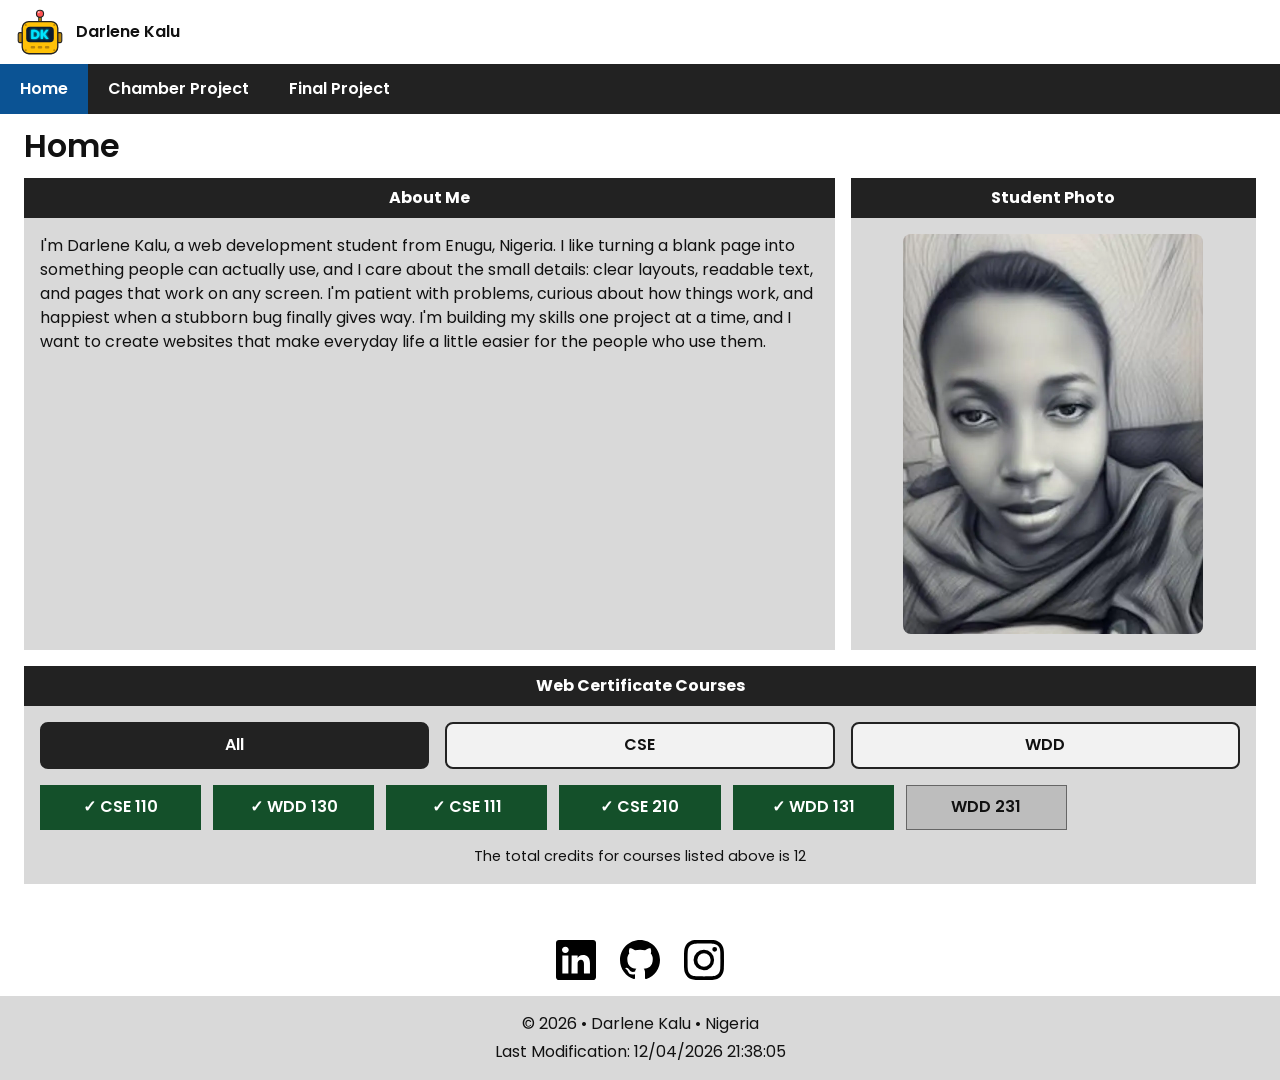
<file: index.html>
<!DOCTYPE html>
<html lang="en">

<head>
    <meta charset="UTF-8">
    <meta name="viewport" content="width=device-width, initial-scale=1.0">
    <title>WDD 231 | Darlene Kalu</title>
    <meta name="description"
        content="Course home page for WDD 231 with Darlene Kalu's profile and the Web and Computer Programming certificate courses.">
    <meta name="author" content="Darlene Kalu">

    <link rel="preconnect" href="https://fonts.googleapis.com">
    <link rel="preconnect" href="https://fonts.gstatic.com" crossorigin>
    <link href="https://fonts.googleapis.com/css2?family=Poppins:wght@400;600&display=swap" rel="stylesheet">

    <link rel="stylesheet" href="styles/small.css">
    <link rel="stylesheet" href="styles/larger.css">
    <link rel="icon" href="favicon.ico">

    <script src="scripts/navigation.js" defer></script>
    <script src="scripts/date.js" defer></script>
    <script src="scripts/course.js" defer></script>
</head>

<body>
    <header>
        <div class="brand">
            <img src="images/logo.svg" alt="Site logo" width="48" height="48">
            <span>Darlene Kalu</span>
        </div>
        <button id="menu" type="button" aria-label="Toggle menu" aria-controls="nav-list"
            aria-expanded="false">☰</button>
        <nav>
            <ul id="nav-list">
                <li><a href="index.html" class="active" aria-current="page">Home</a></li>
                <li><a href="chamber/index.html">Chamber Project</a></li>
                <li><a href="final/index.html">Final Project</a></li>
            </ul>
        </nav>
    </header>

    <main>
        <h1>Home</h1>

        <div class="intro">
            <section id="about">
                <h2>About Me</h2>
                <p>I'm Darlene Kalu, a web development student from Enugu, Nigeria. I like turning a blank page into
                    something people can actually use, and I care about the small details: clear layouts, readable text,
                    and pages that work on any screen. I'm patient with problems, curious about how things work, and
                    happiest when a stubborn bug finally gives way. I'm building my skills one project at a time, and I
                    want to create websites that make everyday life a little easier for the people who use them.</p>
            </section>

            <section id="photo">
                <h2>Student Photo</h2>
                <img src="images/photo.webp" alt="Portrait of Darlene Kalu" width="300" height="400">
            </section>
        </div>

        <section id="courses">
            <h2>Web Certificate Courses</h2>
            <div class="filters">
                <button type="button" data-filter="all">All</button>
                <button type="button" data-filter="CSE">CSE</button>
                <button type="button" data-filter="WDD">WDD</button>
            </div>
            <div id="course-list" class="course-list"></div>
            <p id="credits">The total credits for courses listed above is <span id="total-credits">0</span></p>
        </section>
    </main>

    <footer>
        <div class="social">
            <a href="https://www.linkedin.com/in/darlenekalu" aria-label="LinkedIn"><img src="images/linkedin.svg"
                    alt="" width="40" height="40"></a>
            <a href="https://github.com/kaluScripts" aria-label="GitHub"><img src="images/github.svg" alt="" width="40"
                    height="40"></a>
            <a href="https://instagram.com/abacus111_2" aria-label="X"><img src="images/instagram.svg" alt="" width="40"
                    height="40"></a>
        </div>
        <div class="footer-info">
            <p>&copy; <span id="currentyear"></span> &bull; Darlene Kalu &bull; Nigeria</p>
            <p>Last Modification: <span id="lastModified"></span></p>
        </div>
    </footer>
</body>

</html>
</file>
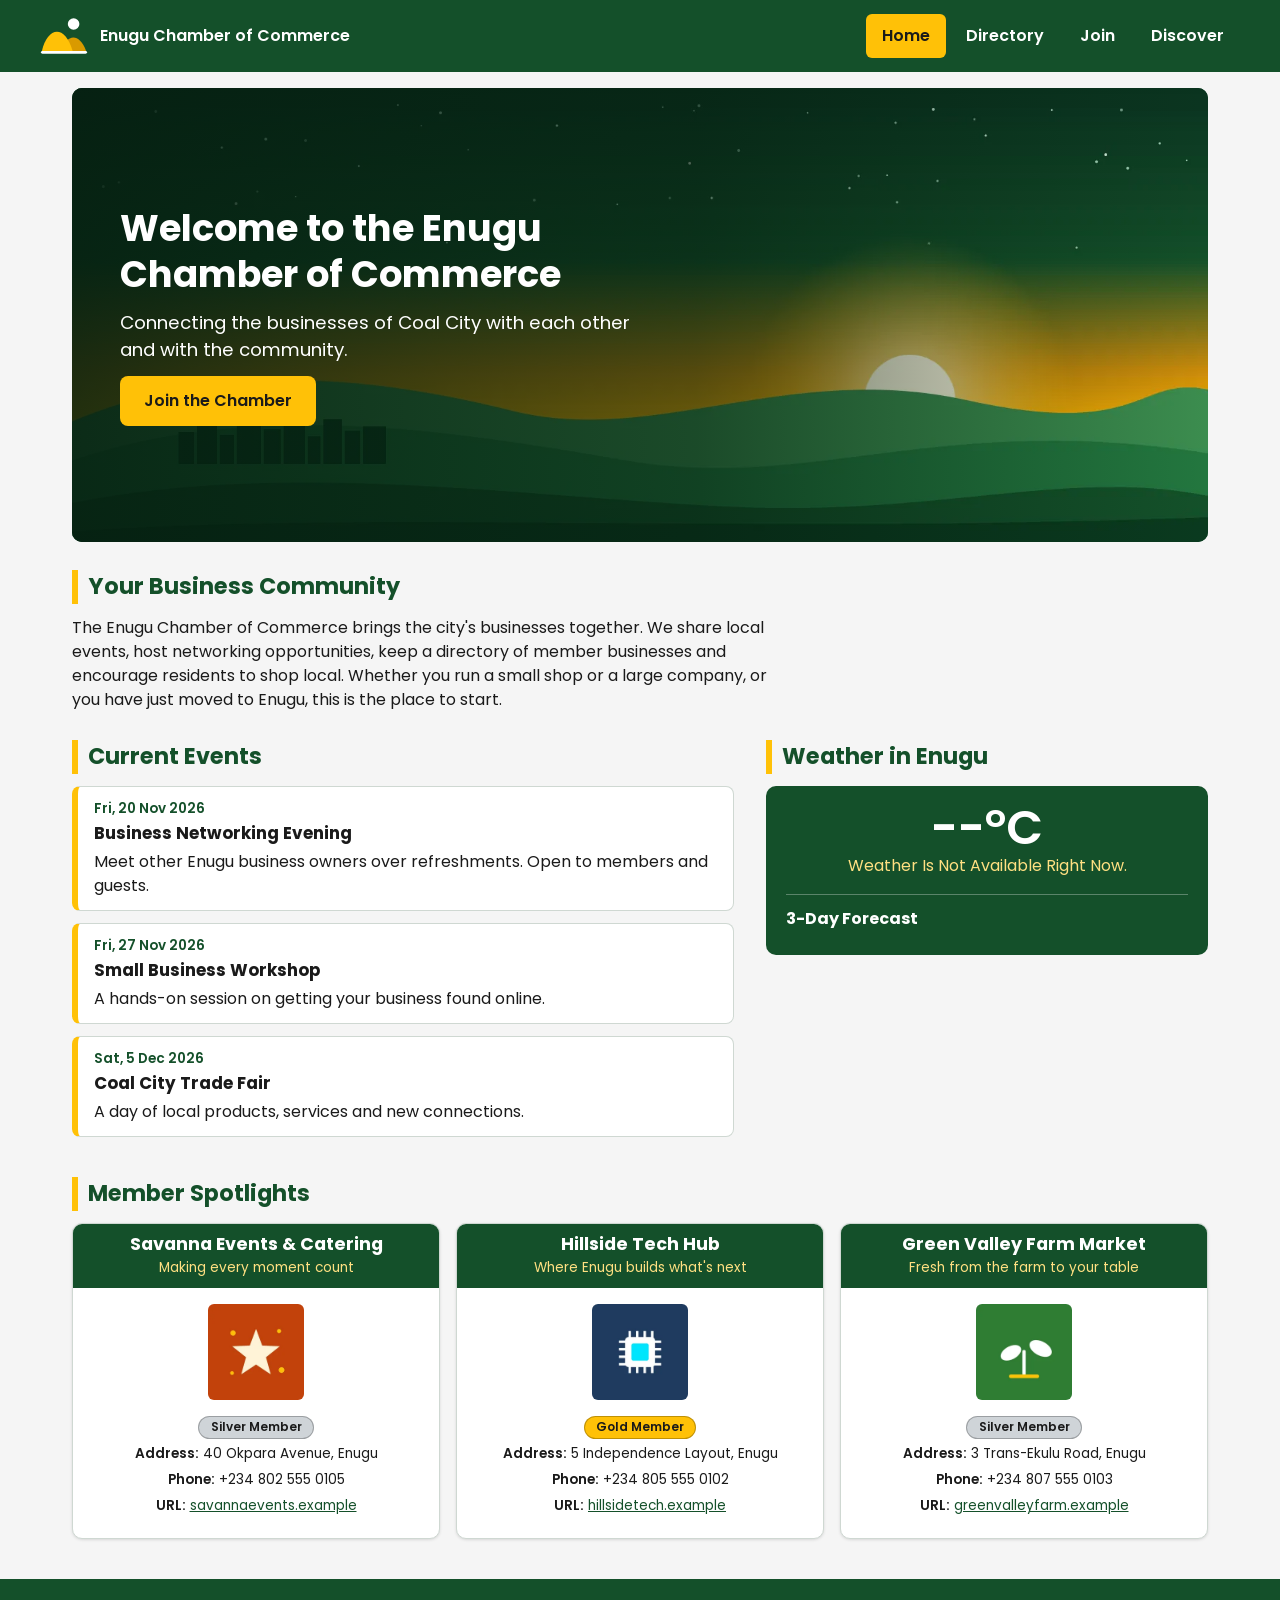
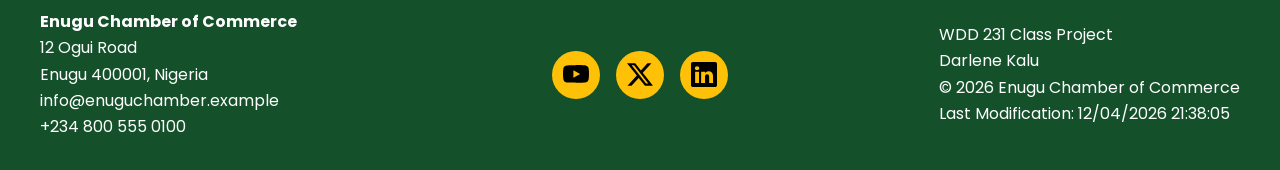
<file: chamber/index.html>
<!DOCTYPE html>
<html lang="en">

<head>
    <meta charset="UTF-8">
    <meta name="viewport" content="width=device-width, initial-scale=1.0">
    <title>Home | Enugu Chamber of Commerce</title>
    <meta name="description"
        content="The Enugu Chamber of Commerce connects local businesses and the community. See member spotlights, current events and today's weather in Enugu, Nigeria.">
    <meta name="author" content="Darlene Kalu">

    <meta property="og:type" content="website">
    <meta property="og:site_name" content="Enugu Chamber of Commerce">
    <meta property="og:title" content="Home | Enugu Chamber of Commerce">
    <meta property="og:description"
        content="The Enugu Chamber of Commerce connects local businesses and the community. See member spotlights, current events and today's weather in Enugu, Nigeria.">
    <meta property="og:image" content="https://kaluscripts.github.io/wdd231/chamber/images/og-image.jpg">
    <meta property="og:image:alt" content="Enugu Chamber of Commerce logo on a green background">
    <meta property="og:url" content="https://kaluscripts.github.io/wdd231/chamber/index.html">

    <link rel="icon" href="favicon.ico">

    <link rel="preconnect" href="https://fonts.googleapis.com">
    <link rel="preconnect" href="https://fonts.gstatic.com" crossorigin>
    <link href="https://fonts.googleapis.com/css2?family=Poppins:wght@400;600&display=swap" rel="stylesheet">

    <link rel="stylesheet" href="styles/normalize.css">
    <link rel="stylesheet" href="styles/small.css">
    <link rel="stylesheet" href="styles/larger.css">

    <script src="scripts/navigation.js" defer></script>
    <script src="scripts/date.js" defer></script>
    <script src="scripts/weather.js" defer></script>
    <script src="scripts/spotlight.js" defer></script>
</head>

<body>
    <header>
        <a class="brand" href="index.html">
            <img src="images/logo.svg" alt="" width="48" height="48">
            <span>Enugu Chamber of Commerce</span>
        </a>
        <button id="menu" type="button" aria-label="Toggle menu" aria-controls="nav-list"
            aria-expanded="false">&#9776;</button>
        <nav>
            <ul id="nav-list">
                <li><a href="index.html" class="active" aria-current="page">Home</a></li>
                <li><a href="directory.html">Directory</a></li>
                <li><a href="join.html">Join</a></li>
                <li><a href="discover.html">Discover</a></li>
            </ul>
        </nav>
    </header>

    <main>
        <div class="hero">
            <img src="images/enugu-hills-hero.webp" alt="Sunrise over the green hills of Enugu" width="1600"
                height="640" fetchpriority="high">
            <div class="hero-content">
                <h1>Welcome to the Enugu Chamber of Commerce</h1>
                <p>Connecting the businesses of Coal City with each other and with the community.</p>
                <a class="cta" href="join.html">Join the Chamber</a>
            </div>
        </div>

        <section class="welcome">
            <h2>Your Business Community</h2>
            <p>The Enugu Chamber of Commerce brings the city's businesses together. We share local events, host
                networking opportunities, keep a directory of member businesses and encourage residents to shop local. Whether you run a small shop or a large company, or you have just moved to Enugu, this is the place to start.</p>
    </section>

    <div class="home-grid">
      <section class="events">
        <h2>Current Events</h2>
        <article class="event">
          <p class="event-date"><time datetime="2026-11-20">Fri, 20 Nov 2026</time></p>
          <h3>Business Networking Evening</h3>
          <p>Meet other Enugu business owners over refreshments. Open to members and guests.</p>
        </article>
        <article class="event">
          <p class="event-date"><time datetime="2026-11-27">Fri, 27 Nov 2026</time></p>
          <h3>Small Business Workshop</h3>
          <p>A hands-on session on getting your business found online.</p>
        </article>
        <article class="event">
          <p class="event-date"><time datetime="2026-12-05">Sat, 5 Dec 2026</time></p>
          <h3>Coal City Trade Fair</h3>
          <p>A day of local products, services and new connections.</p>
        </article>
      </section>

      <section class="weather">
        <h2>Weather in Enugu</h2>
        <div class="weather-card">
          <div class="current-weather" aria-live="polite">
            <p class="current-temp"><span id="current-temp">--</span>&deg;C</p>
            <p id="current-desc">Loading weather&hellip;</p>
          </div>
          <h3>3-Day Forecast</h3>
          <ul id="forecast" class="forecast"></ul>
        </div>
      </section>
    </div>

    <section class="spotlights">
      <h2>Member Spotlights</h2>
      <div id="spotlights" class="spotlight-grid" aria-live="polite">
        <p>Loading member spotlights&hellip;</p>
      </div>
    </section>
  </main>

  <footer>
    <div class="footer-contact">
      <p><strong>Enugu Chamber of Commerce</strong></p>
      <p>12 Ogui Road</p>
      <p>Enugu 400001, Nigeria</p>
      <p>info@enuguchamber.example</p>
      <p>+234 800 555 0100</p>
    </div>
    <div class="social">
      <a href="https://www.youtube.com/" aria-label="YouTube"><img src="images/youtube.svg" alt="" width="40" height="40"></a>
      <a href="https://x.com/" aria-label="X"><img src="images/twitter-x-icon.svg" alt="" width="40" height="40"></a>
      <a href="https://www.linkedin.com/" aria-label="LinkedIn"><img src="images/linkedin.svg" alt="" width="40" height="40"></a>
    </div>
    <div class="footer-info">
      <p>WDD 231 Class Project</p>
      <p>Darlene Kalu</p>
      <p>&copy; <span id="currentyear"></span> Enugu Chamber of Commerce</p>
      <p>Last Modification: <span id="lastModified"></span></p>
    </div>
  </footer>
</body>
</html>
</file>
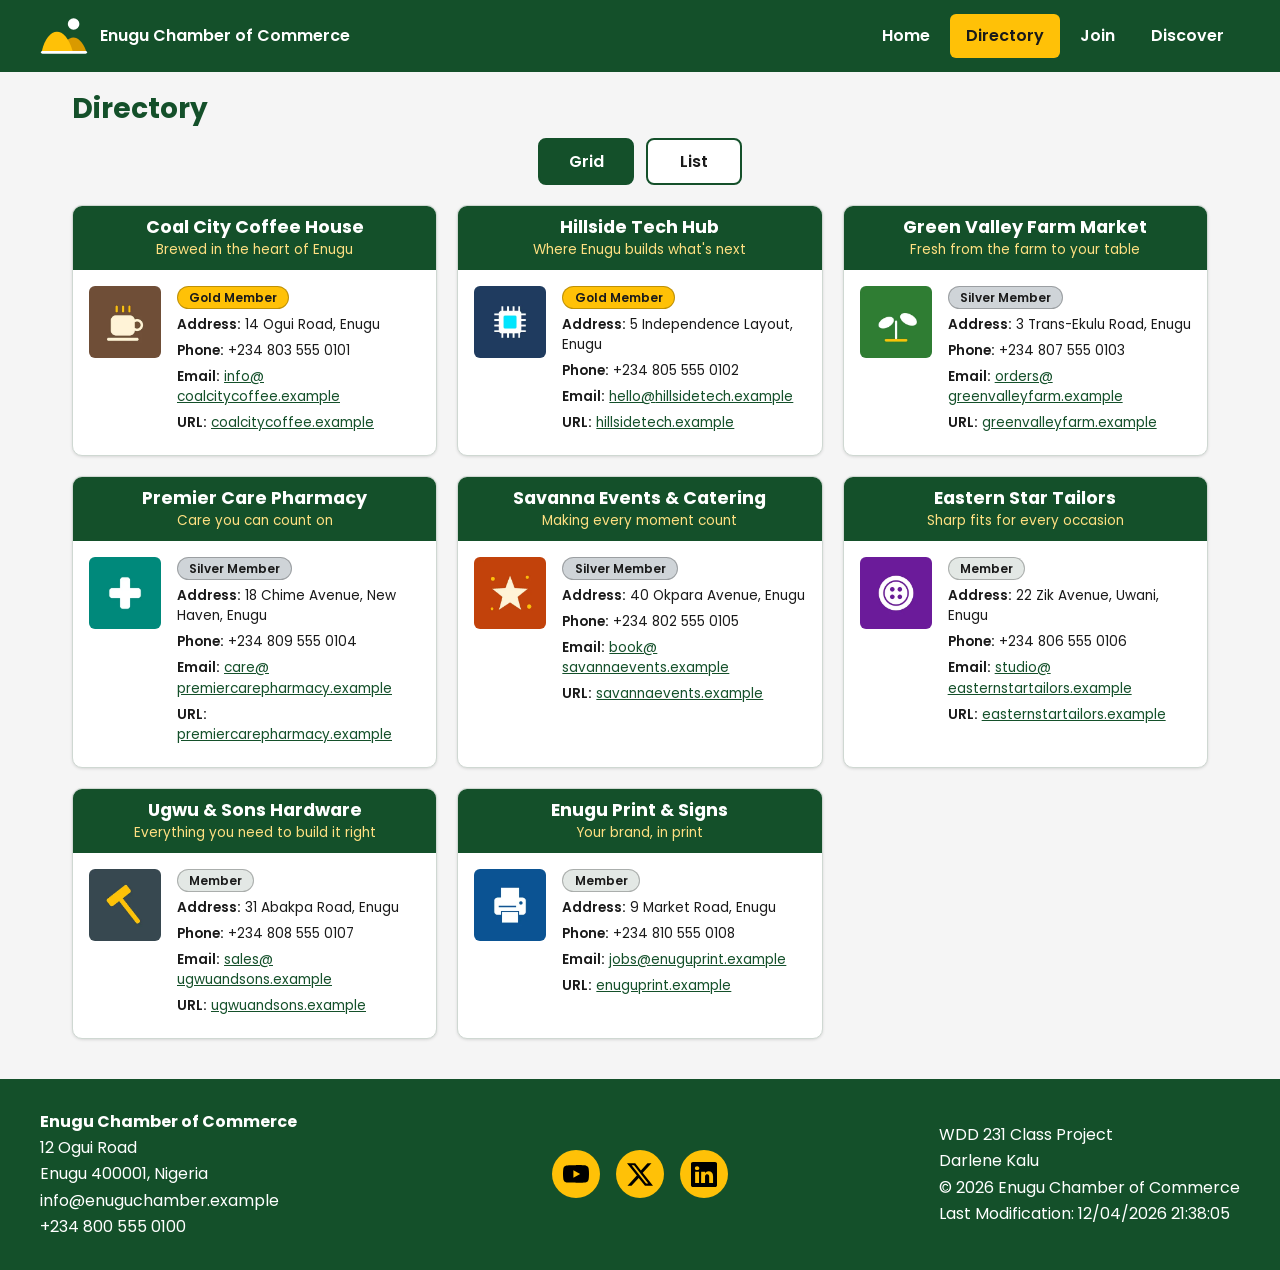
<file: chamber/directory.html>
<!DOCTYPE html>
<html lang="en">

<head>
    <meta charset="UTF-8">
    <meta name="viewport" content="width=device-width, initial-scale=1.0">
    <title>Directory | Enugu Chamber of Commerce</title>
    <meta name="description"
        content="Browse the Enugu Chamber of Commerce business directory: member companies, contact details and membership levels in Enugu, Nigeria.">
    <meta name="author" content="Darlene Kalu">

    <meta property="og:type" content="website">
    <meta property="og:site_name" content="Enugu Chamber of Commerce">
    <meta property="og:title" content="Directory | Enugu Chamber of Commerce">
    <meta property="og:description"
        content="Browse the Enugu Chamber of Commerce business directory: member companies, contact details and membership levels in Enugu, Nigeria.">
    <meta property="og:image" content="https://kaluscripts.github.io/wdd231/chamber/images/og-image.jpg">
    <meta property="og:image:alt" content="Enugu Chamber of Commerce logo on a green background">
    <meta property="og:url" content="https://kaluscripts.github.io/wdd231/chamber/directory.html">

    <link rel="icon" href="favicon.ico">

    <link rel="preconnect" href="https://fonts.googleapis.com">
    <link rel="preconnect" href="https://fonts.gstatic.com" crossorigin>
    <link href="https://fonts.googleapis.com/css2?family=Poppins:wght@400;600&display=swap" rel="stylesheet">

    <link rel="stylesheet" href="styles/normalize.css">
    <link rel="stylesheet" href="styles/small.css">
    <link rel="stylesheet" href="styles/larger.css">

    <script src="scripts/navigation.js" defer></script>
    <script src="scripts/date.js" defer></script>
    <script src="scripts/directory.js" defer></script>
</head>

<body>
    <header>
        <a class="brand" href="index.html">
            <img src="images/logo.svg" alt="" width="48" height="48">
            <span>Enugu Chamber of Commerce</span>
        </a>
        <button id="menu" type="button" aria-label="Toggle menu" aria-controls="nav-list"
            aria-expanded="false">&#9776;</button>
        <nav>
            <ul id="nav-list">
                <li><a href="index.html">Home</a></li>
                <li><a href="directory.html" class="active" aria-current="page">Directory</a></li>
                <li><a href="join.html">Join</a></li>
                <li><a href="discover.html">Discover</a></li>
            </ul>
        </nav>
    </header>

    <main>
        <h1>Directory</h1>

        <div class="view-toggle" role="group" aria-label="Choose directory layout">
            <button type="button" id="grid" class="active" aria-pressed="true">Grid</button>
            <button type="button" id="list" aria-pressed="false">List</button>
        </div>

        <div id="members" class="grid"></div>
    </main>

    <footer>
        <div class="footer-contact">
            <p><strong>Enugu Chamber of Commerce</strong></p>
            <p>12 Ogui Road</p>
            <p>Enugu 400001, Nigeria</p>
            <p>info@enuguchamber.example</p>
            <p>+234 800 555 0100</p>
        </div>
        <div class="social">
            <a href="https://www.youtube.com/" aria-label="YouTube"><img src="images/youtube.svg" alt="" width="40"
                    height="40"></a>
            <a href="https://x.com/" aria-label="X"><img src="images/twitter-x-icon.svg" alt="" width="40" height="40"></a>
            <a href="https://www.linkedin.com/" aria-label="LinkedIn"><img src="images/linkedin.svg" alt="" width="40"
                    height="40"></a>
        </div>
        <div class="footer-info">
            <p>WDD 231 Class Project</p>
            <p>Darlene Kalu</p>
            <p>&copy; <span id="currentyear"></span> Enugu Chamber of Commerce</p>
            <p>Last Modification: <span id="lastModified"></span></p>
        </div>
    </footer>
</body>

</html>
</file>
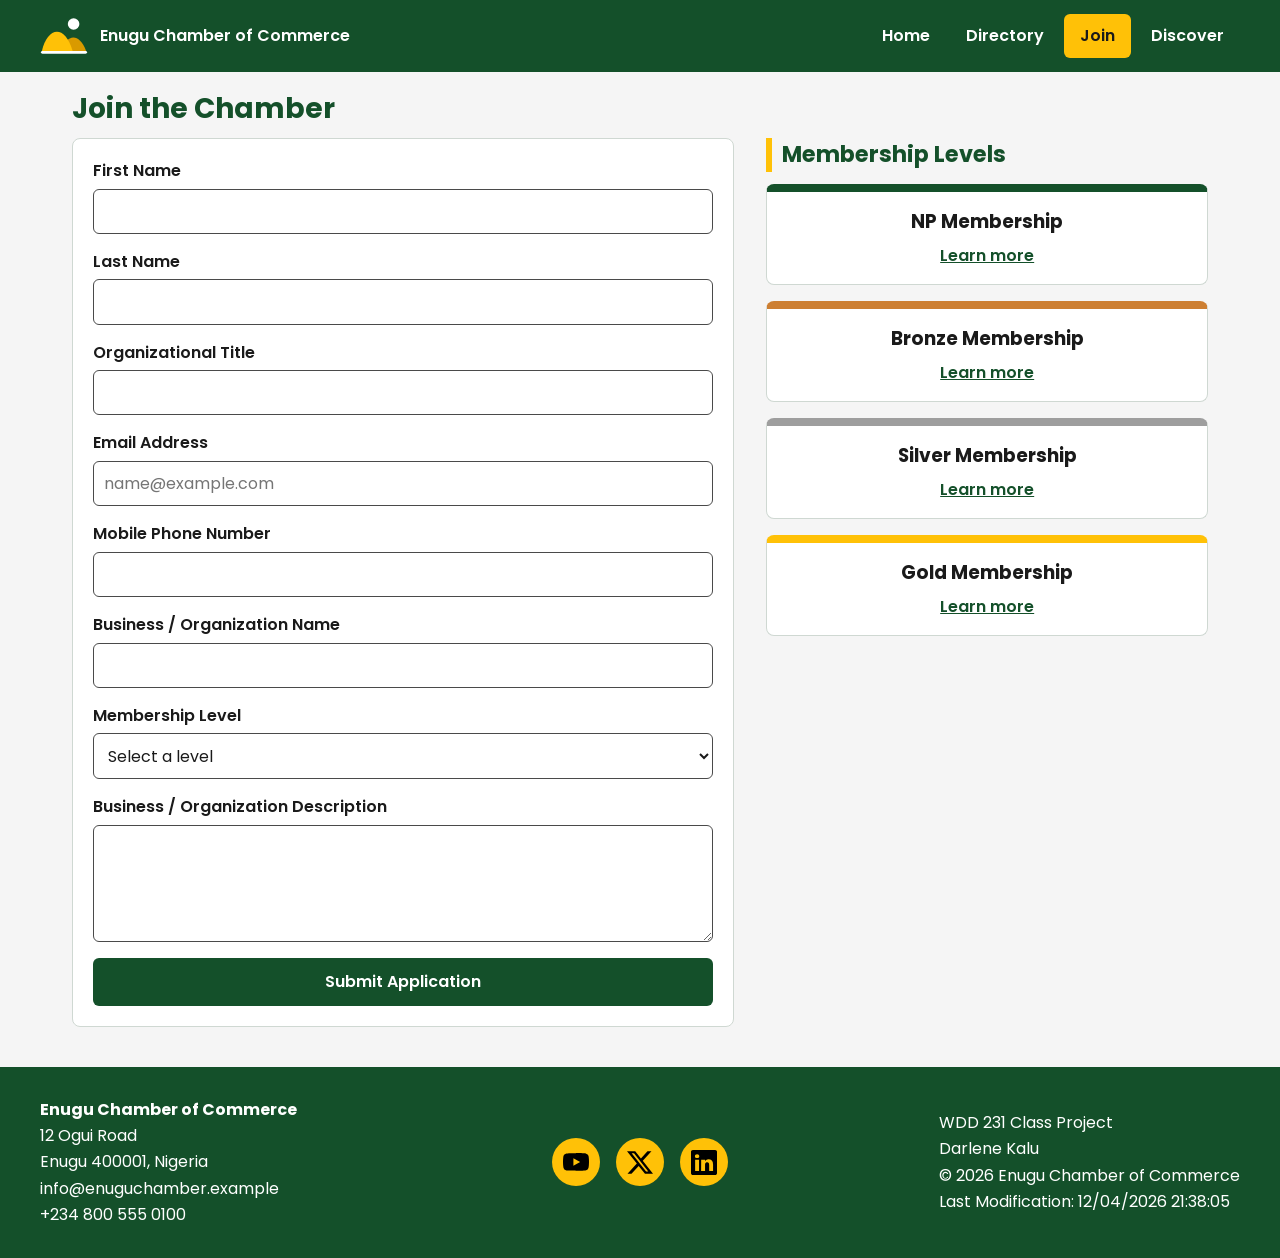
<file: chamber/join.html>
<!DOCTYPE html>
<html lang="en">

<head>
    <meta charset="UTF-8">
    <meta name="viewport" content="width=device-width, initial-scale=1.0">
    <title>Join | Enugu Chamber of Commerce</title>
    <meta name="description"
        content="Apply for membership with the Enugu Chamber of Commerce. Compare Non-Profit, Bronze, Silver and Gold levels and submit your application online.">
    <meta name="author" content="Darlene Kalu">

    <meta property="og:type" content="website">
    <meta property="og:site_name" content="Enugu Chamber of Commerce">
    <meta property="og:title" content="Join | Enugu Chamber of Commerce">
    <meta property="og:description"
        content="Apply for membership with the Enugu Chamber of Commerce. Compare Non-Profit, Bronze, Silver and Gold levels and submit your application online.">
    <meta property="og:image" content="https://kaluscripts.github.io/wdd231/chamber/images/og-image.jpg">
    <meta property="og:image:alt" content="Enugu Chamber of Commerce logo on a green background">
    <meta property="og:url" content="https://kaluscripts.github.io/wdd231/chamber/join.html">

    <link rel="icon" href="favicon.ico">

    <link rel="preconnect" href="https://fonts.googleapis.com">
    <link rel="preconnect" href="https://fonts.gstatic.com" crossorigin>
    <link href="https://fonts.googleapis.com/css2?family=Poppins:wght@400;600&display=swap" rel="stylesheet">

    <link rel="stylesheet" href="styles/normalize.css">
    <link rel="stylesheet" href="styles/small.css">
    <link rel="stylesheet" href="styles/larger.css">

    <script src="scripts/navigation.js" defer></script>
    <script src="scripts/date.js" defer></script>
    <script src="scripts/join.js" defer></script>
</head>

<body>
    <header>
        <a class="brand" href="index.html">
            <img src="images/logo.svg" alt="" width="48" height="48">
            <span>Enugu Chamber of Commerce</span>
        </a>
        <button id="menu" type="button" aria-label="Toggle menu" aria-controls="nav-list"
            aria-expanded="false">&#9776;</button>
        <nav>
            <ul id="nav-list">
                <li><a href="index.html">Home</a></li>
                <li><a href="directory.html">Directory</a></li>
                <li><a href="join.html" class="active" aria-current="page">Join</a></li>
                <li><a href="discover.html">Discover</a></li>
            </ul>
        </nav>
    </header>

    <main>
        <h1>Join the Chamber</h1>

        <div class="join-layout">
            <form action="thankyou.html" method="get" class="join-form">
                <label>First Name
                    <input type="text" name="first" title="Enter your first name" autocomplete="given-name" required>
                </label>

                <label>Last Name
                    <input type="text" name="last" title="Enter your last name" autocomplete="family-name" required>
                </label>

                <label>Organizational Title
                    <input type="text" name="orgtitle" title="At least 7 characters: letters, spaces and hyphens only"
                        autocomplete="organization-title" pattern="[A-Za-z \-]{7,}">
                </label>

                <label>Email Address
                    <input type="email" name="email" title="Enter your email address" autocomplete="email"
                        placeholder="name@example.com" required>
                </label>

                <label>Mobile Phone Number
                    <input type="tel" name="phone" title="Enter your mobile phone number" autocomplete="tel" required>
                </label>

                <label>Business / Organization Name
                    <input type="text" name="organization" title="Enter your business or organization name"
                        autocomplete="organization" required>
                </label>

                <label>Membership Level
                    <select name="membership" title="Choose a membership level" required>
                        <option value="" selected disabled>Select a level</option>
                        <option value="np">NP Membership (non-profit)</option>
                        <option value="bronze">Bronze Membership</option>
                        <option value="silver">Silver Membership</option>
                        <option value="gold">Gold Membership</option>
                    </select>
                </label>

                <label>Business / Organization Description
                    <textarea name="description" title="Briefly describe your business or organization"
                        rows="4"></textarea>
                </label>

                <input type="hidden" name="timestamp" id="timestamp">

                <button type="submit">Submit Application</button>
            </form>

            <section class="levels" aria-labelledby="levels-title">
                <h2 id="levels-title">Membership Levels</h2>
                <div class="level-cards">
                    <article class="level-card np">
                        <h3>NP Membership</h3>
                        <a href="#np-modal" data-modal="np-modal">Learn more</a>
                    </article>
                    <article class="level-card bronze">
                        <h3>Bronze Membership</h3>
                        <a href="#bronze-modal" data-modal="bronze-modal">Learn more</a>
                    </article>
                    <article class="level-card silver">
                        <h3>Silver Membership</h3>
                        <a href="#silver-modal" data-modal="silver-modal">Learn more</a>
                    </article>
                    <article class="level-card gold">
                        <h3>Gold Membership</h3>
                        <a href="#gold-modal" data-modal="gold-modal">Learn more</a>
                    </article>
                </div>
            </section>
        </div>

        <dialog id="np-modal">
            <h2>NP Membership</h2>
            <p>For non-profit organizations. <strong>No fee.</strong></p>
            <ul>
                <li>Listing in the member directory</li>
                <li>Invitations to community networking events</li>
                <li>Monthly chamber newsletter</li>
            </ul>
            <button type="button" class="close-modal">Close</button>
        </dialog>

        <dialog id="bronze-modal">
            <h2>Bronze Membership</h2>
            <p>Entry level for small businesses. <strong>&#8358;25,000 per year.</strong></p>
            <ul>
                <li>Everything in NP Membership</li>
                <li>Discounted tickets to chamber events</li>
                <li>One free training workshop per year</li>
            </ul>
            <button type="button" class="close-modal">Close</button>
        </dialog>

        <dialog id="silver-modal">
            <h2>Silver Membership</h2>
            <p>For growing businesses. <strong>&#8358;50,000 per year.</strong></p>
            <ul>
                <li>Everything in Bronze Membership</li>
                <li>Chance to be a spotlight member on the home page</li>
                <li>Advertising space in the chamber newsletter</li>
                <li>Three free training workshops per year</li>
            </ul>
            <button type="button" class="close-modal">Close</button>
        </dialog>

        <dialog id="gold-modal">
            <h2>Gold Membership</h2>
            <p>Our top level. <strong>&#8358;100,000 per year.</strong></p>
            <ul>
                <li>Everything in Silver Membership</li>
                <li>Priority spotlight placement on the home page</li>
                <li>Free booth at the annual trade fair</li>
                <li>Unlimited training workshops</li>
                <li>Discounts on all chamber events</li>
            </ul>
            <button type="button" class="close-modal">Close</button>
        </dialog>
    </main>

    <footer>
        <div class="footer-contact">
            <p><strong>Enugu Chamber of Commerce</strong></p>
            <p>12 Ogui Road</p>
            <p>Enugu 400001, Nigeria</p>
            <p>info@enuguchamber.example</p>
            <p>+234 800 555 0100</p>
        </div>
        <div class="social">
            <a href="https://www.youtube.com/" aria-label="YouTube"><img src="images/youtube.svg" alt="" width="40"
                    height="40"></a>
            <a href="https://x.com/" aria-label="X"><img src="images/twitter-x-icon.svg" alt="" width="40" height="40"></a>
            <a href="https://www.linkedin.com/" aria-label="LinkedIn"><img src="images/linkedin.svg" alt="" width="40"
                    height="40"></a>
        </div>
        <div class="footer-info">
            <p>WDD 231 Class Project</p>
            <p>Darlene Kalu</p>
            <p>&copy; <span id="currentyear"></span> Enugu Chamber of Commerce</p>
            <p>Last Modification: <span id="lastModified"></span></p>
        </div>
    </footer>
</body>

</html>
</file>
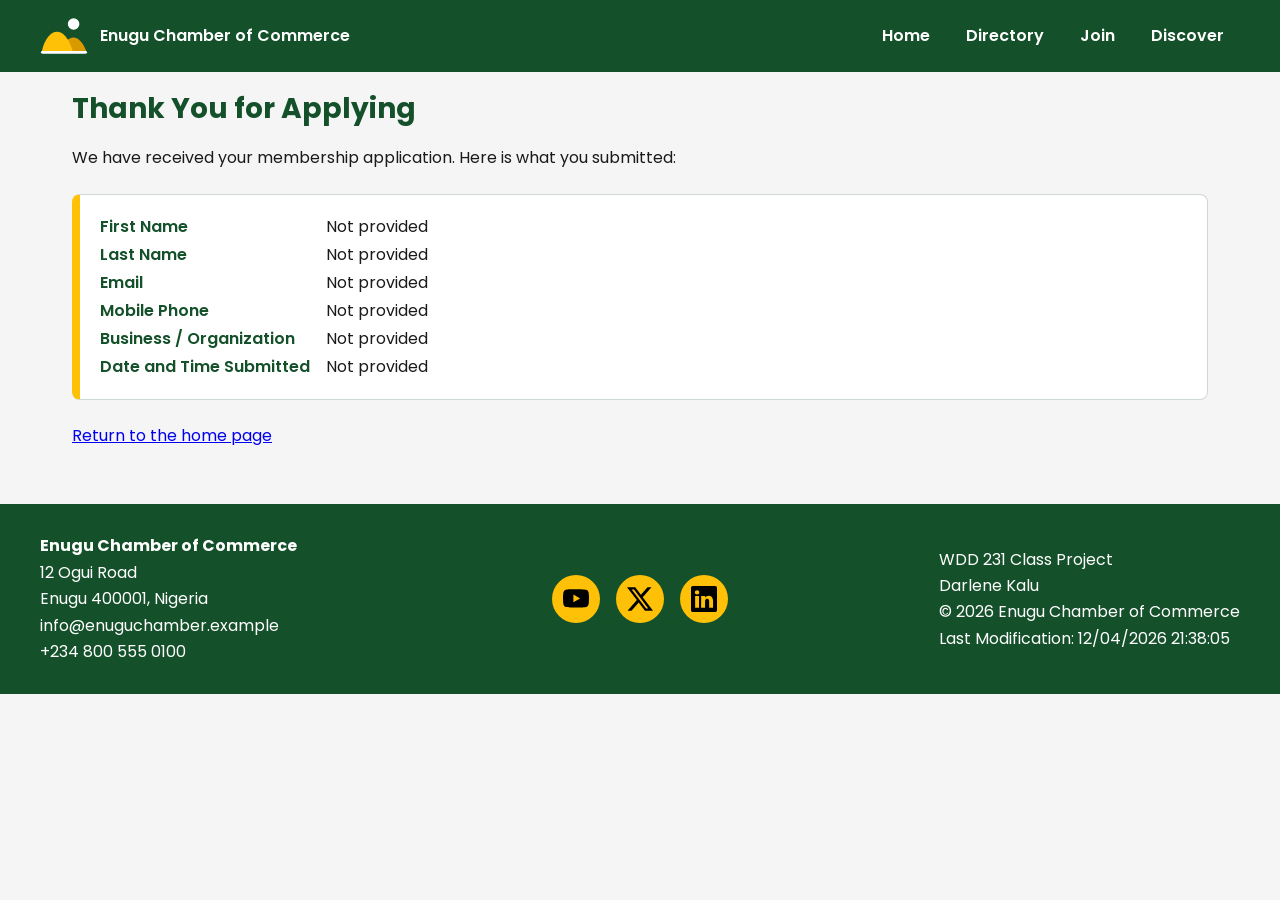
<file: chamber/thankyou.html>
<!DOCTYPE html>
<html lang="en">

<head>
    <meta charset="UTF-8">
    <meta name="viewport" content="width=device-width, initial-scale=1.0">
    <title>Thank You | Enugu Chamber of Commerce</title>
    <meta name="description"
        content="Thank you for applying to join the Enugu Chamber of Commerce. Review the details you submitted.">
    <meta name="author" content="Darlene Kalu">

    <meta property="og:type" content="website">
    <meta property="og:site_name" content="Enugu Chamber of Commerce">
    <meta property="og:title" content="Thank You | Enugu Chamber of Commerce">
    <meta property="og:description"
        content="Thank you for applying to join the Enugu Chamber of Commerce. Review the details you submitted.">
    <meta property="og:image" content="https://kaluscripts.github.io/wdd231/chamber/images/og-image.jpg">
    <meta property="og:image:alt" content="Enugu Chamber of Commerce logo on a green background">
    <meta property="og:url" content="https://kaluscripts.github.io/wdd231/chamber/thankyou.html">

    <link rel="icon" href="favicon.ico">

    <link rel="preconnect" href="https://fonts.googleapis.com">
    <link rel="preconnect" href="https://fonts.gstatic.com" crossorigin>
    <link href="https://fonts.googleapis.com/css2?family=Poppins:wght@400;600&display=swap" rel="stylesheet">

    <link rel="stylesheet" href="styles/normalize.css">
    <link rel="stylesheet" href="styles/small.css">
    <link rel="stylesheet" href="styles/larger.css">

    <script src="scripts/navigation.js" defer></script>
    <script src="scripts/date.js" defer></script>
    <script src="scripts/thankyou.js" defer></script>
</head>

<body>
    <header>
        <a class="brand" href="index.html">
            <img src="images/logo.svg" alt="" width="48" height="48">
            <span>Enugu Chamber of Commerce</span>
        </a>
        <button id="menu" type="button" aria-label="Toggle menu" aria-controls="nav-list"
            aria-expanded="false">&#9776;</button>
        <nav>
            <ul id="nav-list">
                <li><a href="index.html">Home</a></li>
                <li><a href="directory.html">Directory</a></li>
                <li><a href="join.html">Join</a></li>
                <li><a href="discover.html">Discover</a></li>
            </ul>
        </nav>
    </header>

    <main>
        <h1>Thank You for Applying</h1>
        <p>We have received your membership application. Here is what you submitted:</p>

        <dl class="summary">
            <dt>First Name</dt>
            <dd id="first"></dd>
            <dt>Last Name</dt>
            <dd id="last"></dd>
            <dt>Email</dt>
            <dd id="email"></dd>
            <dt>Mobile Phone</dt>
            <dd id="phone"></dd>
            <dt>Business / Organization</dt>
            <dd id="organization"></dd>
            <dt>Date and Time Submitted</dt>
            <dd id="timestamp"></dd>
        </dl>

        <p><a href="index.html">Return to the home page</a></p>
    </main>

    <footer>
        <div class="footer-contact">
            <p><strong>Enugu Chamber of Commerce</strong></p>
            <p>12 Ogui Road</p>
            <p>Enugu 400001, Nigeria</p>
            <p>info@enuguchamber.example</p>
            <p>+234 800 555 0100</p>
        </div>
        <div class="social">
            <a href="https://www.youtube.com/" aria-label="YouTube"><img src="images/youtube.svg" alt="" width="40"
                    height="40"></a>
            <a href="https://x.com/" aria-label="X"><img src="images/twitter-x-icon.svg" alt="" width="40" height="40"></a>
            <a href="https://www.linkedin.com/" aria-label="LinkedIn"><img src="images/linkedin.svg" alt="" width="40"
                    height="40"></a>
        </div>
        <div class="footer-info">
            <p>WDD 231 Class Project</p>
            <p>Darlene Kalu</p>
            <p>&copy; <span id="currentyear"></span> Enugu Chamber of Commerce</p>
            <p>Last Modification: <span id="lastModified"></span></p>
        </div>
    </footer>
</body>

</html>
</file>
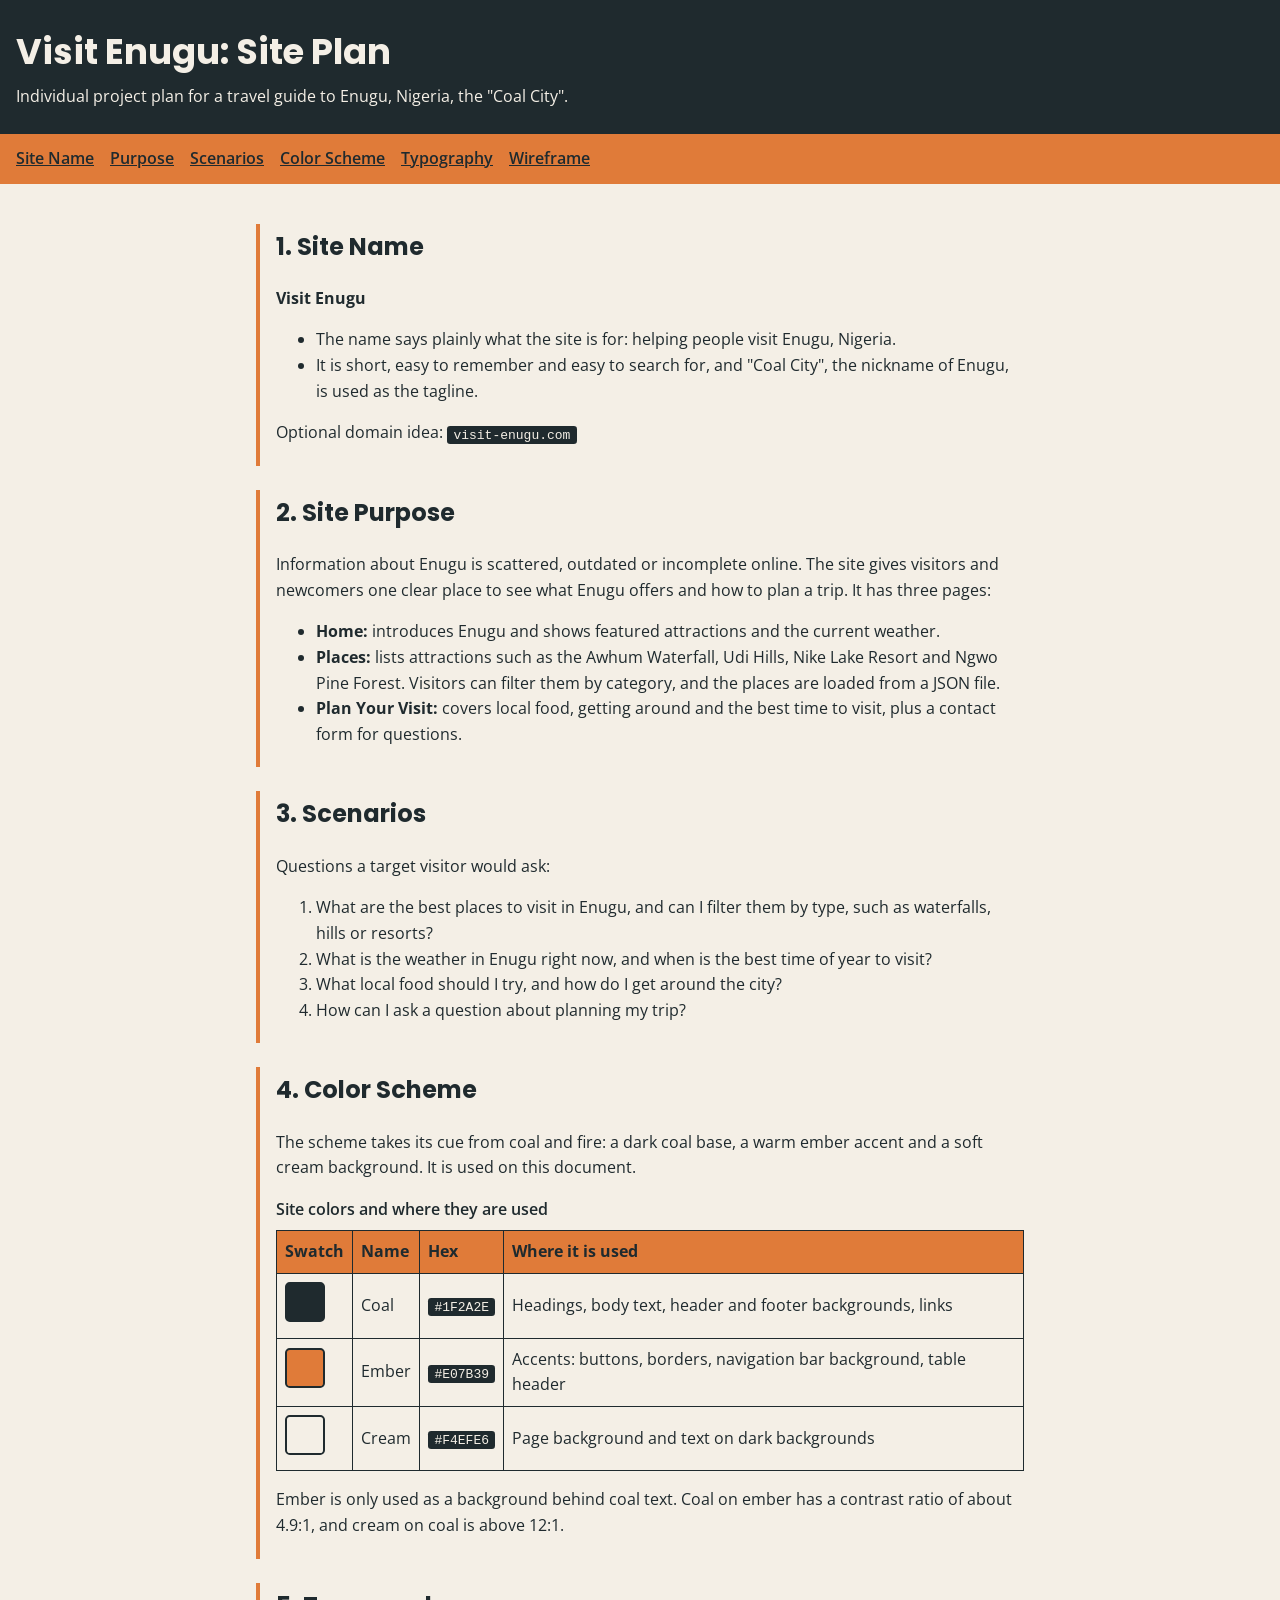
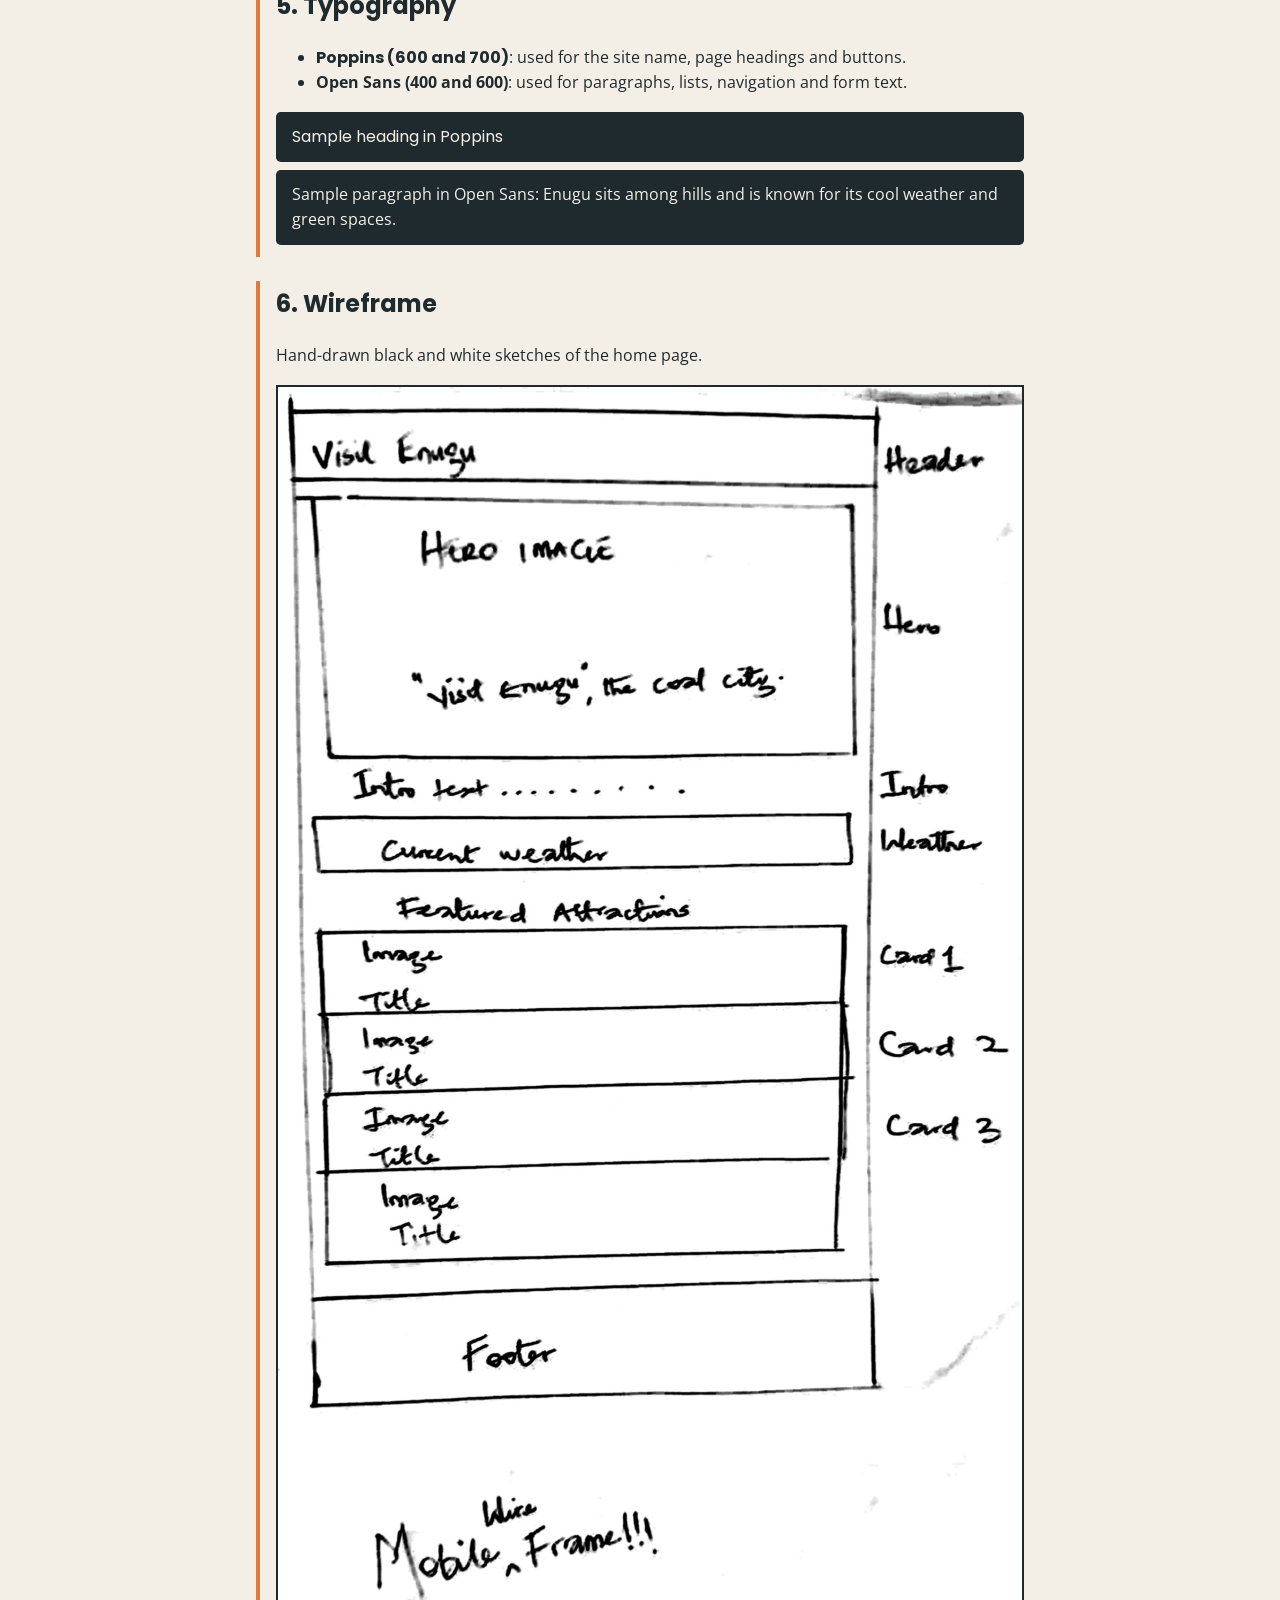
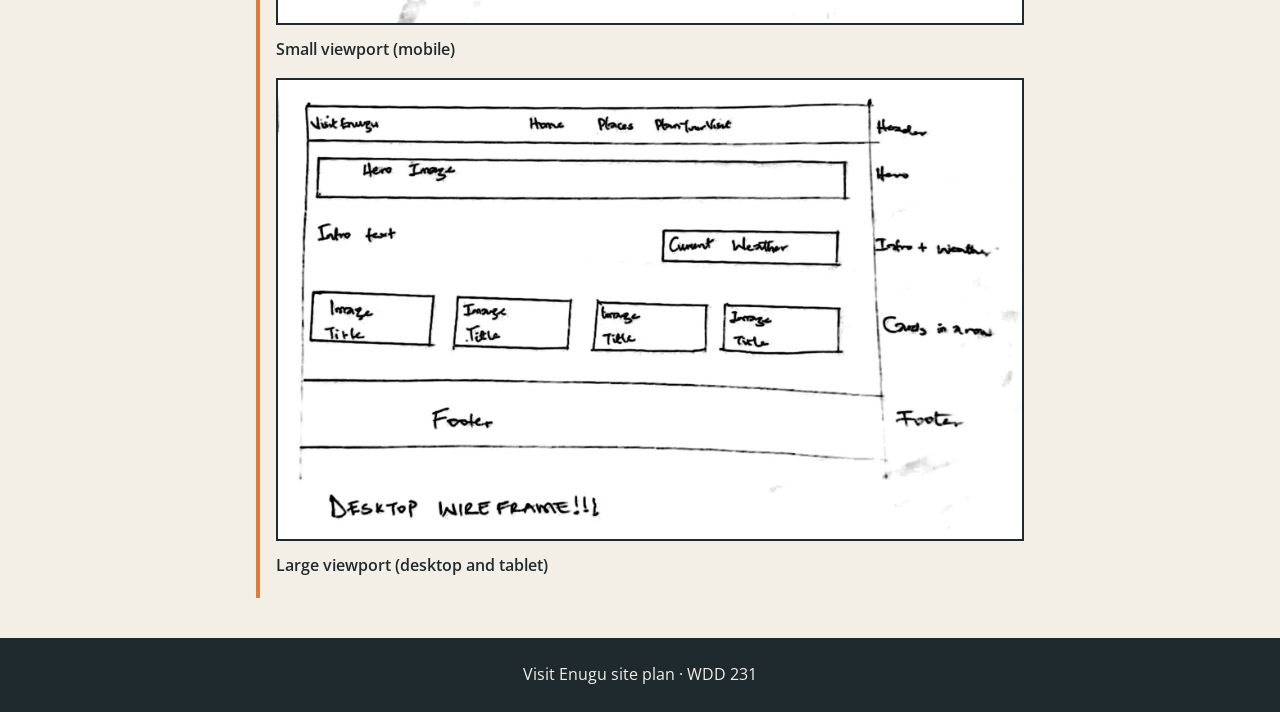
<file: individual/siteplan.html>
<!DOCTYPE html>
<html lang="en">
<head>
  <meta charset="utf-8">
  <meta name="viewport" content="width=device-width, initial-scale=1">
  <title>Visit Enugu | Site Plan</title>
  <meta name="description" content="Site plan for Visit Enugu, a three-page travel guide to Enugu, Nigeria, the Coal City.">
  <link rel="preconnect" href="https://fonts.googleapis.com">
  <link rel="preconnect" href="https://fonts.gstatic.com" crossorigin>
  <link rel="stylesheet" href="https://fonts.googleapis.com/css2?family=Open+Sans:wght@400;600&amp;family=Poppins:wght@600;700&amp;display=swap">
  <link rel="stylesheet" href="styles/siteplan.css">
</head>
<body>
  <header>
    <h1>Visit Enugu: Site Plan</h1>
    <p>Individual project plan for a travel guide to Enugu, Nigeria, the "Coal City".</p>
  </header>

  <nav aria-label="Site plan sections">
    <ul>
      <li><a href="#name">Site Name</a></li>
      <li><a href="#purpose">Purpose</a></li>
      <li><a href="#scenarios">Scenarios</a></li>
      <li><a href="#colors">Color Scheme</a></li>
      <li><a href="#typography">Typography</a></li>
      <li><a href="#wireframe">Wireframe</a></li>
    </ul>
  </nav>

  <main>
    <section id="name">
      <h2>1. Site Name</h2>
      <p><strong>Visit Enugu</strong></p>
      <ul>
        <li>The name says plainly what the site is for: helping people visit Enugu, Nigeria.</li>
        <li>It is short, easy to remember and easy to search for, and "Coal City", the nickname of Enugu, is used as the tagline.</li>
      </ul>
      <p>Optional domain idea: <code>visit-enugu.com</code></p>
    </section>

    <section id="purpose">
      <h2>2. Site Purpose</h2>
      <p>Information about Enugu is scattered, outdated or incomplete online. The site gives visitors and newcomers one clear place to see what Enugu offers and how to plan a trip. It has three pages:</p>
      <ul>
        <li><strong>Home:</strong> introduces Enugu and shows featured attractions and the current weather.</li>
        <li><strong>Places:</strong> lists attractions such as the Awhum Waterfall, Udi Hills, Nike Lake Resort and Ngwo Pine Forest. Visitors can filter them by category, and the places are loaded from a JSON file.</li>
        <li><strong>Plan Your Visit:</strong> covers local food, getting around and the best time to visit, plus a contact form for questions.</li>
      </ul>
    </section>

    <section id="scenarios">
      <h2>3. Scenarios</h2>
      <p>Questions a target visitor would ask:</p>
      <ol>
        <li>What are the best places to visit in Enugu, and can I filter them by type, such as waterfalls, hills or resorts?</li>
        <li>What is the weather in Enugu right now, and when is the best time of year to visit?</li>
        <li>What local food should I try, and how do I get around the city?</li>
        <li>How can I ask a question about planning my trip?</li>
      </ol>
    </section>

    <section id="colors">
      <h2>4. Color Scheme</h2>
      <p>The scheme takes its cue from coal and fire: a dark coal base, a warm ember accent and a soft cream background. It is used on this document.</p>
      <table>
        <caption>Site colors and where they are used</caption>
        <thead>
          <tr>
            <th scope="col">Swatch</th>
            <th scope="col">Name</th>
            <th scope="col">Hex</th>
            <th scope="col">Where it is used</th>
          </tr>
        </thead>
        <tbody>
          <tr>
            <td><span class="swatch swatch-coal"></span></td>
            <td>Coal</td>
            <td><code>#1F2A2E</code></td>
            <td>Headings, body text, header and footer backgrounds, links</td>
          </tr>
          <tr>
            <td><span class="swatch swatch-ember"></span></td>
            <td>Ember</td>
            <td><code>#E07B39</code></td>
            <td>Accents: buttons, borders, navigation bar background, table header</td>
          </tr>
          <tr>
            <td><span class="swatch swatch-cream"></span></td>
            <td>Cream</td>
            <td><code>#F4EFE6</code></td>
            <td>Page background and text on dark backgrounds</td>
          </tr>
        </tbody>
      </table>
      <p>Ember is only used as a background behind coal text. Coal on ember has a contrast ratio of about 4.9:1, and cream on coal is above 12:1.</p>
    </section>

    <section id="typography">
      <h2>5. Typography</h2>
      <ul>
        <li><strong class="font-heading">Poppins (600 and 700)</strong>: used for the site name, page headings and buttons.</li>
        <li><strong>Open Sans (400 and 600)</strong>: used for paragraphs, lists, navigation and form text.</li>
      </ul>
      <p class="font-heading sample">Sample heading in Poppins</p>
      <p class="sample">Sample paragraph in Open Sans: Enugu sits among hills and is known for its cool weather and green spaces.</p>
    </section>

    <section id="wireframe">
      <h2>6. Wireframe</h2>
      <p>Hand-drawn black and white sketches of the home page.</p>
      <figure>
        <img src="images/wireframe-mobile.jpg" alt="Hand-drawn wireframe of the home page on a small mobile screen: header, hero with the tagline, intro text, weather box, four attraction cards in one column, and footer.">
        <figcaption>Small viewport (mobile)</figcaption>
      </figure>
      <figure>
        <img src="images/wireframe-desktop.png" alt="Hand-drawn wireframe of the home page on a wide screen: header with horizontal navigation, hero, intro text beside a weather box, four attraction cards in a row, and footer.">
        <figcaption>Large viewport (desktop and tablet)</figcaption>
      </figure>
    </section>
  </main>

  <footer>
    <p>Visit Enugu site plan &middot; WDD 231</p>
  </footer>
</body>
</html>
</file>
<file: styles/small.css>
/* ---------- Base ---------- */
*, *::before, *::after { box-sizing: border-box; }

body {
  margin: 0;
  font-family: "Poppins", sans-serif;
  line-height: 1.5;
  color: #111;
  background: #fff;
  overflow-wrap: anywhere;
}

img { max-width: 100%; height: auto; display: block; }

/* ---------- Header and navigation ---------- */
header {
  display: flex;
  flex-wrap: wrap;
  align-items: center;
  justify-content: space-between;
  padding: 0.5rem 1rem;
}

.brand { display: flex; align-items: center; gap: 0.75rem; font-weight: 600; }

#menu {
  width: 3rem;
  height: 3rem;
  font-size: 1.6rem;
  line-height: 1;
  color: #111;
  background: #d9d9d9;
  border: 2px solid #222;
  border-radius: 6px;
  cursor: pointer;
}

nav { flex-basis: 100%; }

#nav-list {
  display: none;
  flex-direction: column;
  list-style: none;
  margin: 0.5rem 0 0;
  padding: 0;
}
#nav-list.open { display: flex; }

#nav-list a {
  display: block;
  padding: 0.9rem 1rem;
  color: #fff;
  background: #222;
  border-top: 1px solid #555;
  font-weight: 600;
  text-decoration: none;
}
#nav-list a:hover { background: #444; }
#nav-list a.active { background: #0b5394; }
a:focus-visible, button:focus-visible { outline: 3px solid #0b5394; outline-offset: 2px; }

/* ---------- Main ---------- */
main { padding: 0 1rem 1rem; }
h1 { margin: 0.5rem 0; font-weight: 600; }

section { background: #d9d9d9; margin-bottom: 1rem; }

section h2 {
  margin: 0;
  padding: 0.5rem;
  font-size: 1rem;
  text-align: center;
  color: #fff;
  background: #222;
}

#about p { margin: 0; padding: 1rem; }

#photo img {
  width: 100%;
  max-width: 300px;
  aspect-ratio: 3 / 4;
  object-fit: cover;
  margin: 1rem auto;
  border-radius: 0.5rem;
}

/* ---------- Courses ---------- */
.filters {
  display: grid;
  grid-template-columns: repeat(3, 1fr);
  gap: 0.5rem;
  padding: 1rem;
}

.filters button {
  padding: 0.6rem;
  font: inherit;
  font-weight: 600;
  color: #111;
  background: #f2f2f2;
  border: 2px solid #222;
  border-radius: 8px;
  cursor: pointer;
}
.filters button:hover { background: #cfcfcf; }
.filters button.selected { color: #fff; background: #222; }

.course-list { display: grid; gap: 0.5rem; padding: 0 1rem; }

.course-card {
  padding: 0.6rem;
  text-align: center;
  font-weight: 600;
  color: #111;
  background: #bdbdbd;
  border: 1px solid #666;
}
.course-card.completed { color: #fff; background:#14502a; border-color: #14502a; }
.course-card.completed::before { content: "\2713\00a0"; }

#credits { margin: 0; padding: 1rem; text-align: center; font-size: 0.9rem; }

/* ---------- Footer ---------- */
footer { text-align: center; }

.social { display: flex; justify-content: center; gap: 1.5rem; padding: 1rem; }

.footer-info { background: #d9d9d9; padding: 0.75rem 1rem; }
.footer-info p { margin: 0.25rem 0; }
</file>
<file: styles/larger.css>
@media (min-width: 700px) {

  /* ---------- Header and navigation ---------- */
  header { padding: 0.5rem 0 0; }
  .brand { padding: 0 1rem; }

  #menu { display: none; }

  nav { background: #222; margin-top: 0.5rem; }

  #nav-list {
    display: flex;
    flex-direction: row;
    margin: 0;
  }

  #nav-list a {
    padding: 0.8rem 1.25rem;
    border-top: none;
  }

  /* ---------- Main ---------- */
  main { padding: 0 1.5rem 1.5rem; }

  .intro {
    display: grid;
    grid-template-columns: 2fr 1fr;
    gap: 1rem;
    margin-bottom: 1rem;
  }
  .intro section { margin-bottom: 0; }

  /* ---------- Courses ---------- */
  .filters { grid-template-columns: repeat(3, 1fr); gap: 1rem; }

  .course-list {
    grid-template-columns: repeat(auto-fill, minmax(160px, 1fr));
    gap: 0.75rem;
  }
}
</file>
<file: chamber/styles/small.css>
/* ---------- Palette ---------- */
:root {
  --primary: #14502a;
  --secondary: #ffc107;
  --bg: #f5f5f5;
  --text: #1a1a1a;
  --muted: #4a4a4a;
  --surface: #ffffff;
  --border: #cfd8d2;
}

/* ---------- Base ---------- */
*, *::before, *::after { box-sizing: border-box; }

body {
  margin: 0;
  font-family: "Poppins", sans-serif;
  line-height: 1.5;
  color: var(--text);
  background: var(--bg);
}

img { max-width: 100%; height: auto; display: block; }

a:focus-visible, button:focus-visible { outline: 3px solid var(--text); outline-offset: 2px; }

/* ---------- Header and navigation ---------- */
header {
  display: flex;
  flex-wrap: wrap;
  align-items: center;
  justify-content: space-between;
  gap: 0.5rem;
  padding: 0.5rem 1rem;
  color: #fff;
  background: var(--primary);
}

/* .brand {
  display: flex;
  align-items: center;
  gap: 0.75rem;
  color: #fff;
  font-weight: 600;
  line-height: 1.25;
  text-decoration: none;
} */
 .brand {
  display: flex;
  flex: 1;
  min-width: 0;
  align-items: center;
  gap: 0.75rem;
  color: #fff;
  font-weight: 600;
  line-height: 1.25;
  text-decoration: none;
}

#menu {
  width: 3rem;
  height: 3rem;
  font-size: 1.6rem;
  line-height: 1;
  color: #fff;
  background: transparent;
  border: 2px solid #fff;
  border-radius: 6px;
  cursor: pointer;
}

header a:focus-visible, header button:focus-visible { outline-color: var(--secondary); }

nav { flex-basis: 100%; }

#nav-list {
  display: none;
  flex-direction: column;
  margin: 0;
  padding: 0;
  list-style: none;
}
#nav-list.open { display: flex; }

#nav-list a {
  display: block;
  padding: 0.9rem 1rem;
  color: #fff;
  font-weight: 600;
  text-decoration: none;
  border-top: 1px solid rgba(255, 255, 255, 0.25);
}
#nav-list a:hover { background: rgba(255, 255, 255, 0.15); }
#nav-list a.active { color: var(--text); background: var(--secondary); }

/* ---------- Main ---------- */
main { padding: 0 1rem 2rem; }

h1 { margin: 1rem 0 0.5rem; font-size: 1.75rem; color: var(--primary); }

.view-toggle {
  display: flex;
  justify-content: center;
  gap: 0.75rem;
  margin: 0.5rem 0 1.25rem;
}

.view-toggle button {
  min-width: 6rem;
  padding: 0.6rem 1.25rem;
  font: inherit;
  font-weight: 600;
  color: var(--text);
  background: var(--surface);
  border: 2px solid var(--primary);
  border-radius: 8px;
  cursor: pointer;
}
.view-toggle button:hover { background: #e3ede6; }
.view-toggle button.active { color: #fff; background: var(--primary); }

/* ---------- Member cards (grid view) ---------- */
#members { display: grid; grid-template-columns: 1fr; gap: 1rem; }

.card {
  overflow: hidden;
  background: var(--surface);
  border: 1px solid var(--border);
  border-radius: 10px;
  box-shadow: 0 1px 3px rgba(0, 0, 0, 0.12);
}

.card-header { padding: 0.6rem 0.75rem; text-align: center; color: #fff; background: var(--primary); }
.card-header h2, .card-header h3 { margin: 0; font-size: 1.1rem; line-height: 1.25; }
/* .card-header h2 { margin: 0; font-size: 1.1rem; line-height: 1.25; } */
/* .tagline { margin: 0.15rem 0 0; font-size: 0.85rem; color: var(--secondary); } */
.tagline { margin: 0.15rem 0 0; font-size: 0.85rem; color: #ffe082; }

/* .card-body { display: flex; align-items: flex-start; gap: 1rem; padding: 1rem; } */
.card-body { display: flex; flex-direction: column; align-items: flex-start; gap: 1rem; padding: 1rem; }
.card-body img {
  flex-shrink: 0;
  width: 96px;
  height: 96px;
  object-fit: cover;
  border-radius: 6px;
}

/* .details { flex: 1; min-width: 0; font-size: 0.9rem; } */
.details { width: 100%; min-width: 0; font-size: 0.9rem; }
.details p { margin: 0 0 0.35rem; overflow-wrap: anywhere; }
.details a { color: var(--primary); }
.label { font-weight: 600; }

.level {
  display: inline-block;
  padding: 0.1rem 0.7rem;
  margin-bottom: 0.5rem;
  font-size: 0.75rem;
  font-weight: 600;
  border: 1px solid rgba(0, 0, 0, 0.25);
  border-radius: 999px;
}
.level-3 { background: var(--secondary); }
.level-2 { background: #cfd4d8; }
.level-1 { background: #e3e8e5; }

/* ---------- List view (no images) ---------- */
#members.list .card { border-left: 6px solid var(--secondary); border-radius: 6px; }
#members.list .card-header { padding: 0.75rem 1rem 0.25rem; text-align: left; color: var(--text); background: transparent; }
#members.list .tagline { color: var(--muted); }
#members.list .card-body { padding: 0.25rem 1rem 0.9rem; }
#members.list .card-body img { display: none; }

/* ---------- Footer ---------- */
footer {
  display: grid;
  gap: 1.25rem;
  padding: 1.5rem 1rem;
  color: #fff;
  background: var(--primary);
}
footer p { margin: 0.15rem 0; }

.social { display: flex; justify-content: center; gap: 1rem; }
.social a {
  display: inline-flex;
  align-items: center;
  justify-content: center;
  width: 3rem;
  height: 3rem;
  background: var(--secondary);
  border-radius: 50%;
}
.social a:hover { background: #fff; }
.social a:focus-visible { outline-color: #fff; }
.social img { width: 1.6rem; height: 1.6rem; }


/* ---------- Home page ---------- */
.hero { position: relative; margin-top: 1rem; overflow: hidden; border-radius: 10px; background: var(--primary); }

.hero img { width: 100%; height: 26rem; object-fit: cover; object-position: 72% 50%; }

.hero-content {
  position: absolute;
  inset: 0;
  display: flex;
  flex-direction: column;
  justify-content: center;
  align-items: flex-start;
  gap: 0.75rem;
  padding: 1.25rem;
  color: #fff;
  background: linear-gradient(to bottom, rgba(5, 30, 16, 0.85), rgba(5, 30, 16, 0.65) 60%, rgba(5, 30, 16, 0.15));
}
.hero-content h1 { margin: 0; font-size: 1.6rem; line-height: 1.25; color: #fff; }
.hero-content p { margin: 0; }

.cta {
  display: inline-block;
  padding: 0.8rem 1.5rem;
  font-weight: 600;
  color: var(--text);
  text-decoration: none;
  background: var(--secondary);
  border-radius: 8px;
}
.cta:hover { background: #fff; }
.hero .cta:focus-visible { outline-color: #fff; }

main section > h2 {
  margin: 1.75rem 0 0.75rem;
  padding-left: 0.6rem;
  font-size: 1.4rem;
  color: var(--primary);
  border-left: 6px solid var(--secondary);
}
.welcome p { max-width: 70ch; margin: 0; }

.home-grid { display: grid; grid-template-columns: 1fr; gap: 0 2rem; }

.event {
  padding: 0.75rem 1rem;
  margin-bottom: 0.75rem;
  background: var(--surface);
  border: 1px solid var(--border);
  border-left: 6px solid var(--secondary);
  border-radius: 8px;
}
.event h3 { margin: 0.1rem 0 0.25rem; font-size: 1.05rem; }
.event p { margin: 0; }
.event .event-date { font-size: 0.85rem; font-weight: 600; color: var(--primary); }

.weather-card { padding: 1rem 1.25rem; color: #fff; background: var(--primary); border-radius: 10px; }
.current-weather { margin-bottom: 1rem; text-align: center; }
.current-temp { margin: 0; font-size: 3rem; font-weight: 600; line-height: 1.1; }
#current-desc { margin: 0; text-transform: capitalize; color: #ffe082; }
.weather-card h3 { margin: 0 0 0.5rem; padding-top: 0.75rem; font-size: 1rem; border-top: 1px solid rgba(255, 255, 255, 0.3); }
.forecast .temp { display: block; font-size: 1.1rem; }
.forecast .low { display: block; font-size: 0.85rem; }
.forecast li { padding: 0.5rem; text-align: center; background: rgba(255, 255, 255, 0.08); border-radius: 8px; }
.forecast .day { display: block; font-size: 0.85rem; font-weight: 600; }

.spotlight-grid { display: grid; grid-template-columns: 1fr; gap: 1rem; }
.spotlight-grid .card-body { flex-direction: column; align-items: center; text-align: center; }
.spotlight-grid .card-body img { width: 96px; height: 96px; }
.spotlight-grid .details { width: 100%; }

.forecast { display: grid; grid-template-columns: repeat(3, 1fr); gap: 0.5rem; margin: 0; padding: 0; list-style: none; }

/* ---------- Join page ---------- */
.join-layout {
    display: grid;
    gap: 2rem;
}

.join-form {
    display: grid;
    gap: 1rem;
    background: #fff;
    border: 1px solid #cfd8d2;
    border-radius: 8px;
    padding: 1.25rem;
}

.join-form label {
    display: flex;
    flex-direction: column;
    gap: 0.35rem;
    font-weight: 600;
    color: #1a1a1a;
}

.join-form input,
.join-form select,
.join-form textarea {
    font: inherit;
    font-weight: 400;
    padding: 0.6rem;
    border: 1px solid #4a4a4a;
    border-radius: 6px;
    background: #fff;
    color: #1a1a1a;
}

.join-form input:focus,
.join-form select:focus,
.join-form textarea:focus {
    outline: 3px solid #14502a;
    outline-offset: 2px;
}

.join-form input:user-invalid,
.join-form select:user-invalid {
    border-color: #b00020;
}

.join-form button[type="submit"],
.close-modal {
    font: inherit;
    font-weight: 600;
    background: #14502a;
    color: #fff;
    border: 0;
    border-radius: 6px;
    padding: 0.75rem 1.25rem;
    cursor: pointer;
}

.join-form button[type="submit"]:hover,
.close-modal:hover {
    background: #0e3a1e;
}

.levels h2 {
    margin-top: 0;
}

.level-cards {
    display: grid;
    gap: 1rem;
}

.level-card {
    background: #fff;
    border: 1px solid #cfd8d2;
    border-top: 8px solid #14502a;
    border-radius: 8px;
    padding: 1rem;
    text-align: center;
    animation: card-in 0.8s ease-out both;
}

.level-card h3 {
    margin: 0 0 0.5rem;
}

.level-card a {
    color: #14502a;
    font-weight: 600;
}

.level-card.bronze {
    border-top-color: #cd7f32;
    animation-delay: 0.2s;
}

.level-card.silver {
    border-top-color: #9e9e9e;
    animation-delay: 0.4s;
}

.level-card.gold {
    border-top-color: #ffc107;
    animation-delay: 0.6s;
}

@keyframes card-in {
    from {
        opacity: 0;
        transform: translateY(24px);
    }

    to {
        opacity: 1;
        transform: translateY(0);
    }
}

@media (prefers-reduced-motion: reduce) {
    .level-card {
        animation: none;
    }
}

dialog {
    width: min(90vw, 28rem);
    border: 2px solid #14502a;
    border-radius: 8px;
    padding: 1.5rem;
    color: #1a1a1a;
}

dialog::backdrop {
    background: rgba(0, 0, 0, 0.6);
}

dialog h2 {
    margin-top: 0;
    color: #14502a;
}

/* ---------- Thank-you page ---------- */
.summary {
    display: grid;
    gap: 0.25rem 1rem;
    background: #fff;
    border: 1px solid #cfd8d2;
    border-left: 8px solid #ffc107;
    border-radius: 8px;
    padding: 1.25rem;
    margin: 1.5rem 0;
}

.summary dt {
    font-weight: 600;
    color: #14502a;
    margin-top: 0.75rem;
}

.summary dt:first-child {
    margin-top: 0;
}

.summary dd {
    margin: 0;
    overflow-wrap: anywhere;
}
</file>
<file: chamber/styles/larger.css>
/* ---------- Larger phones: image beside the details ---------- */
@media (min-width: 480px) {
  .card-body { flex-direction: row; }
  .details { flex: 1; width: auto; }
}

/* ---------- Tablet and up: horizontal nav, centered layout ---------- */
@media (min-width: 768px) {
  header {
    flex-wrap: nowrap;
    padding: 0.75rem max(2rem, calc((100% - 1200px) / 2));
  }

  .brand { flex: 0 1 auto; }

  #menu { display: none; }

  nav { flex-basis: auto; }

  #nav-list {
    display: flex;
    flex-direction: row;
    gap: 0.25rem;
  }

  #nav-list a {
    padding: 0.6rem 1rem;
    border-top: none;
    border-radius: 6px;
  }

  main {
    max-width: 1200px;
    margin: 0 auto;
    padding: 0 2rem 2.5rem;
  }

  /* home page hero: full image ratio, text on the left */
  .hero img { height: auto; }
  .hero-content {
    padding: 2.5rem 3rem;
    background: linear-gradient(to right, rgba(5, 30, 16, 0.88), rgba(5, 30, 16, 0.6) 55%, rgba(5, 30, 16, 0));
  }
  .hero-content h1 { max-width: 20ch; font-size: 2.3rem; }
  .hero-content p { max-width: 34rem; font-size: 1.15rem; }

  /* directory list view: details in two columns, still one member per row */
  #members.list .details {
    display: grid;
    grid-template-columns: repeat(2, minmax(0, 1fr));
    gap: 0.25rem 1.5rem;
  }
  #members.list .details p { margin: 0; }
  #members.list .level { grid-column: 1 / -1; justify-self: start; margin-bottom: 0.25rem; }

  footer {
    grid-template-columns: repeat(3, 1fr);
    align-items: center;
    padding: 1.75rem max(2rem, calc((100% - 1200px) / 2));
  }
  .footer-info { justify-self: end; }
}

/* ---------- Two columns ---------- */
@media (min-width: 900px) {
  #members.grid { grid-template-columns: repeat(2, 1fr); gap: 1.25rem; }
  .home-grid { grid-template-columns: 3fr 2fr; }
  .spotlight-grid { grid-template-columns: repeat(3, 1fr); }
}

/* ---------- Three-column directory grid ---------- */
@media (min-width: 1200px) {
  #members.grid { grid-template-columns: repeat(3, 1fr); }
  .card-body img { width: 72px; height: 72px; }
  .details { font-size: 0.85rem; }
}
@media (min-width: 900px) {
    .join-layout {
        grid-template-columns: 3fr 2fr;
        align-items: start;
    }
}

@media (min-width: 600px) {
    .summary {
        grid-template-columns: max-content 1fr;
    }

    .summary dt {
        margin-top: 0;
    }
}
</file>
<file: individual/styles/siteplan.css>
:root {
  --coal: #1f2a2e;
  --ember: #e07b39;
  --cream: #f4efe6;
}

* {
  box-sizing: border-box;
}

body {
  margin: 0;
  background-color: var(--cream);
  color: var(--coal);
  font-family: "Open Sans", sans-serif;
  line-height: 1.6;
}

h1,
h2,
.font-heading {
  font-family: "Poppins", sans-serif;
}

header,
footer {
  background-color: var(--coal);
  color: var(--cream);
  padding: 1.5rem 1rem;
}

header h1 {
  margin: 0 0 0.25rem;
  font-size: 1.6rem;
}

header p,
footer p {
  margin: 0;
}

footer {
  text-align: center;
}

nav {
  background-color: var(--ember);
}

nav ul {
  display: flex;
  flex-wrap: wrap;
  gap: 0.25rem 1rem;
  list-style: none;
  margin: 0;
  padding: 0.75rem 1rem;
}

nav a {
  color: var(--coal);
  font-weight: 600;
}

main {
  max-width: 50rem;
  margin: 0 auto;
  padding: 1rem;
}

section {
  border-left: 0.3rem solid var(--ember);
  margin: 1.5rem 0;
  padding: 0.25rem 0 0.25rem 1rem;
}

h2 {
  color: var(--coal);
  margin-top: 0;
}

a {
  color: var(--coal);
}

code {
  background-color: var(--coal);
  color: var(--cream);
  padding: 0.1rem 0.4rem;
  border-radius: 0.2rem;
}

table {
  width: 100%;
  border-collapse: collapse;
  margin: 1rem 0;
}

caption {
  text-align: left;
  font-weight: 600;
  padding-bottom: 0.5rem;
}

th,
td {
  border: 1px solid var(--coal);
  padding: 0.5rem;
  text-align: left;
}

th {
  background-color: var(--ember);
  color: var(--coal);
}

.swatch {
  display: inline-block;
  width: 2.5rem;
  height: 2.5rem;
  border: 2px solid var(--coal);
  border-radius: 0.3rem;
}

.swatch-coal {
  background-color: var(--coal);
}

.swatch-ember {
  background-color: var(--ember);
}

.swatch-cream {
  background-color: var(--cream);
}

.sample {
  background-color: var(--coal);
  color: var(--cream);
  padding: 0.75rem 1rem;
  margin: 0.5rem 0;
  border-radius: 0.3rem;
}

figure {
  margin: 1rem 0;
}

figure img {
  max-width: 100%;
  height: auto;
  border: 2px solid var(--coal);
}

figcaption {
  font-weight: 600;
  margin-top: 0.25rem;
}

@media (min-width: 48rem) {
  header h1 {
    font-size: 2.2rem;
  }
}
</file>
